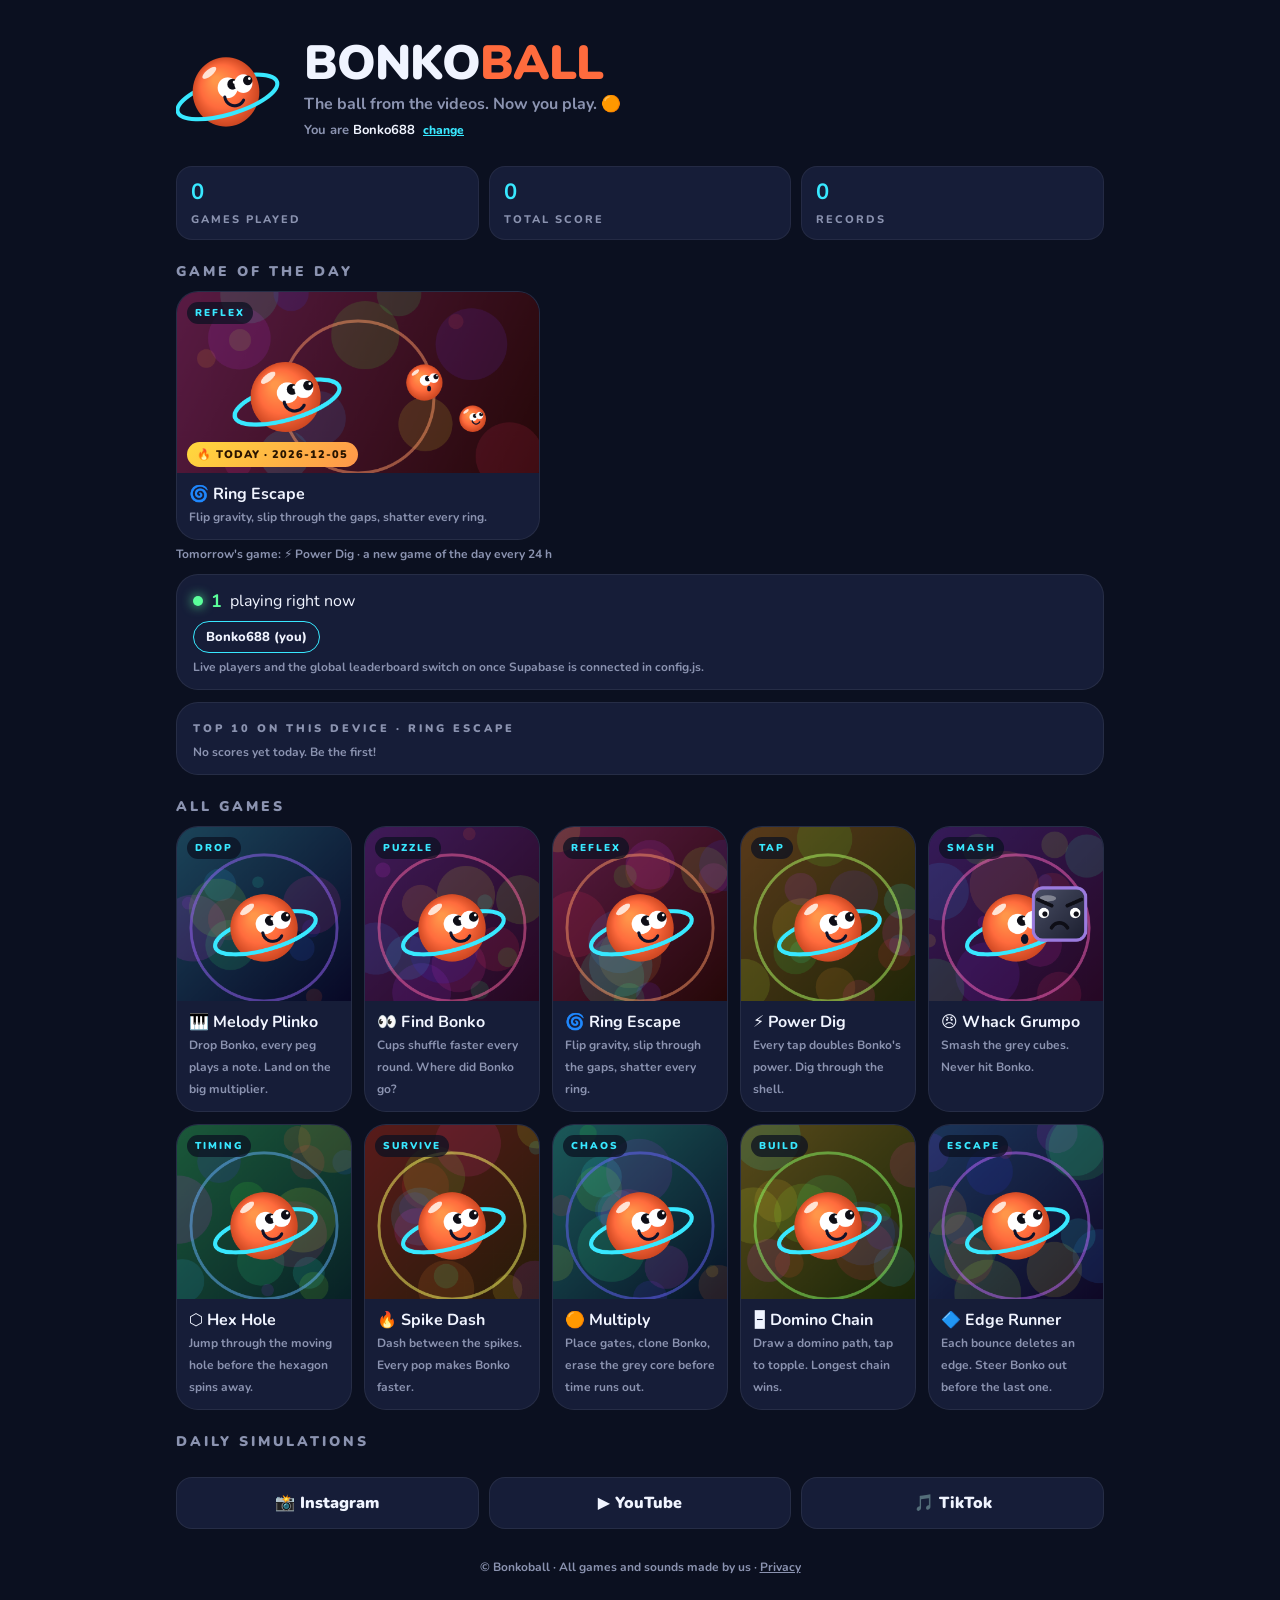
<file: index.html>
<!doctype html>
<html lang="en">
<head>
<meta charset="utf-8">
<meta name="viewport" content="width=device-width, initial-scale=1, viewport-fit=cover">
<title>Bonkoball — oddly satisfying mini games</title>
<meta name="description" content="Play Bonko's oddly satisfying physics mini games: Melody Plinko, Find Bonko, Ring Escape, Whack Grumpo and more. New game of the day, live players, daily leaderboard. Free, instant, no download.">
<meta name="theme-color" content="#0B1020">
<link rel="icon" href="assets/icon-192.png">
<link rel="apple-touch-icon" href="assets/icon-192.png">
<link rel="manifest" href="manifest.json">
<meta property="og:title" content="Bonkoball — play with Bonko">
<meta property="og:description" content="The orange ball from the videos, now playable. 10 free satisfying mini games, a new game of the day and a live leaderboard.">
<meta property="og:image" content="assets/og.jpg">
<meta property="og:type" content="website">
<meta name="twitter:card" content="summary_large_image">
<link rel="preconnect" href="https://fonts.googleapis.com">
<link href="https://fonts.googleapis.com/css2?family=Nunito:wght@700;800;900&display=swap" rel="stylesheet">
<link rel="stylesheet" href="css/style.css">
<script src="config.js"></script>
<script src="js/games.js"></script>
</head>
<body>
<main class="hub">
  <section class="hero">
    <canvas id="hero-mascot" width="220" height="220"></canvas>
    <div>
      <h1>BONKO<span>BALL</span></h1>
      <p>The ball from the videos. Now you play. 🟠</p>
      <p class="who">You are <b id="who-name">…</b> <button class="link" id="who-edit">change</button></p>
      <div class="name-row hidden" id="name-row"><input id="name-in" maxlength="16" placeholder="Your name" autocomplete="off"><button class="btn btn-ghost" id="name-ok">OK</button></div>
    </div>
  </section>

  <div class="stats">
    <div class="stat"><b id="st-plays">0</b><span>GAMES PLAYED</span></div>
    <div class="stat"><b id="st-total">0</b><span>TOTAL SCORE</span></div>
    <div class="stat"><b id="st-records">0</b><span>RECORDS</span></div>
  </div>

  <h2>GAME OF THE DAY</h2>
  <div class="grid" id="grid-daily"></div>

  <p class="offline-note" id="tomorrow"></p>

  <div class="panel" style="margin-top:12px">
    <div class="live"><span class="dot"></span><b id="live-count">0</b><span>playing right now</span></div>
    <div class="chips" id="live-list"></div>
    <div class="offline-note hidden" id="live-off">Live players and the global leaderboard switch on once Supabase is connected in config.js.</div>
  </div>

  <div class="panel" style="margin-top:12px">
    <div class="lb-title" id="lb-title">TODAY'S TOP 10</div>
    <div class="lb" id="hub-lb"></div>
  </div>

  <div class="ad-slot hub-ad" id="ad-top"></div>

  <h2>ALL GAMES</h2>
  <div class="grid" id="grid"></div>

  <div class="ad-slot hub-ad" id="ad-mid"></div>

  <h2>DAILY SIMULATIONS</h2>
  <div class="social">
    <a id="lnk-ig" href="#" target="_blank" rel="noopener">📸 Instagram</a>
    <a id="lnk-yt" href="#" target="_blank" rel="noopener">▶ YouTube</a>
    <a id="lnk-tt" href="#" target="_blank" rel="noopener">🎵 TikTok</a>
  </div>

  <footer>© Bonkoball · All games and sounds made by us · <a href="privacy.html">Privacy</a></footer>
</main>

<script src="js/online.js"></script>
<script src="js/bonko.js"></script>
<script src="js/ads.js"></script>
<script>
(function () {
  const C = window.BONKO_CONFIG, B = window.Bonko, O = window.BonkoOnline, games = window.BONKO_GAMES, S = B.store, fmt = B.fmt;
  const $ = (s) => document.querySelector(s);
  $("#lnk-ig").href = C.instagram; $("#lnk-yt").href = C.youtube; $("#lnk-tt").href = C.tiktok;

  // hero mascot
  const hc = $("#hero-mascot"), hx = hc.getContext("2d");
  let t = 0; (function loop() { requestAnimationFrame(loop); t += 1 / 60;
    hx.clearRect(0, 0, 220, 220); const y = 112 + Math.sin(t * 2.2) * 8, sq = 1 + Math.sin(t * 2.2) * 0.04;
    B.drawMascot(hx, 100, y, 68, { ring: true, squash: sq, look: [Math.sin(t * 0.7) * 0.6, -0.3] }); })();

  // name
  const showName = () => { $("#who-name").textContent = O.ensureName(); };
  showName();
  $("#who-edit").onclick = () => { $("#name-row").classList.remove("hidden"); $("#name-in").value = O.name; $("#name-in").focus(); };
  const commit = () => { if (O.setName($("#name-in").value)) { showName(); $("#name-row").classList.add("hidden"); } };
  $("#name-ok").onclick = commit; $("#name-in").addEventListener("keydown", (e) => { if (e.key === "Enter") commit(); });

  // stats
  $("#st-plays").textContent = fmt(S.get("plays", 0));
  $("#st-total").textContent = fmt(S.get("total", 0));
  $("#st-records").textContent = games.filter((g) => S.get("best." + g.id, 0) > 0).length;

  // cards
  function card(g, featured) {
    const a = document.createElement("a"); a.className = "card" + (featured ? " featured" : ""); a.href = "games/" + g.id + "/";
    const w = featured ? 600 : 300, h = 300, best = S.get("best." + g.id, 0);
    const cv = document.createElement("canvas"); cv.width = w; cv.height = h; a.appendChild(cv);
    const tag = document.createElement("span"); tag.className = "tag"; tag.textContent = g.tag; a.appendChild(tag);
    if (best) { const b = document.createElement("span"); b.className = "best"; b.textContent = "★ " + fmt(best); a.appendChild(b); }
    if (featured) { const d = document.createElement("span"); d.className = "daily"; d.textContent = "🔥 TODAY · " + O.dayKey(); a.appendChild(d); }
    const meta = document.createElement("div"); meta.className = "meta";
    const bb = document.createElement("b"); bb.textContent = g.emoji + " " + g.name; const sm = document.createElement("small"); sm.textContent = g.desc;
    meta.appendChild(bb); meta.appendChild(sm); a.appendChild(meta);
    const cx = cv.getContext("2d");
    const grad = cx.createLinearGradient(0, 0, w, h); grad.addColorStop(0, B.hsv(g.hue, 0.7, 0.35)); grad.addColorStop(1, B.hsv(g.hue + 40, 0.8, 0.15));
    cx.fillStyle = grad; cx.fillRect(0, 0, w, h);
    for (let k = 0; k < 14; k++) { cx.fillStyle = B.hsv(g.hue + k * 25, 0.8, 1, 0.12); cx.beginPath(); cx.arc(B.rand(w), B.rand(h), B.rand(10, 60), 0, 7); cx.fill(); }
    cx.strokeStyle = B.hsv(g.hue + 60, 0.6, 1, 0.5); cx.lineWidth = 5; cx.beginPath(); cx.arc(w / 2, h * 0.58, h * 0.42, 0, 7); cx.stroke();
    B.drawMascot(cx, w / 2 + (featured ? -120 : 0), h * 0.58, 58, { ring: true, mood: g.id === "grumpo" ? "wow" : "grin" });
    if (g.id === "grumpo") B.drawGrumpo(cx, w * 0.75, h * 0.5, 90);
    if (featured) { B.drawMascot(cx, w / 2 + 110, h * 0.5, 30, { mood: "wow" }); B.drawMascot(cx, w / 2 + 190, h * 0.7, 22); }
    return a;
  }
  const daily = O.gameOfTheDay();
  $("#grid-daily").appendChild(card(daily, true));
  const tmr = games[(O.dayIndex() + 1) % games.length]; $("#tomorrow").textContent = "Tomorrow's game: " + tmr.emoji + " " + tmr.name + " · a new game of the day every 24 h";
  games.forEach((g) => $("#grid").appendChild(card(g, false)));

  // leaderboard for the game of the day
  $("#lb-title").textContent = (O.enabled ? "TODAY'S TOP 10 · " : "TOP 10 ON THIS DEVICE · ") + daily.name.toUpperCase();
  O.top(daily.id, { today: true, limit: 10 }).then((top) => {
    const lb = $("#hub-lb");
    if (!top.length) { const e = document.createElement("div"); e.className = "offline-note"; e.textContent = "No scores yet today. Be the first!"; lb.appendChild(e); return; }
    top.forEach((r, i) => { const row = document.createElement("div"); row.className = "lb-row" + (r.cid === O.clientId ? " me" : "");
      const a = document.createElement("span"); a.textContent = (i + 1) + ". " + r.name; const b = document.createElement("b"); b.textContent = fmt(r.score); row.appendChild(a); row.appendChild(b); lb.appendChild(row); });
  });

  // live players
  if (O.enabled) {
    O.join("hub");
    O.onPlayers((list) => {
      $("#live-count").textContent = list.length; const box = $("#live-list"); box.innerHTML = "";
      list.slice(0, 30).forEach((p) => { const c = document.createElement("span"); c.className = "chip" + (p.me ? " me" : "");
        const gm = games.find((x) => x.id === p.game); c.textContent = p.name + " "; const s = document.createElement("small"); s.textContent = gm ? "· " + gm.emoji + " " + gm.name : "· lobby"; c.appendChild(s); box.appendChild(c); });
    });
  } else { $("#live-count").textContent = "1"; $("#live-off").classList.remove("hidden"); const c = document.createElement("span"); c.className = "chip me"; c.textContent = O.name + " (you)"; $("#live-list").appendChild(c); }

  if (window.BonkoAds) { BonkoAds.banner($("#ad-top")); BonkoAds.banner($("#ad-mid")); }
})();
</script>
</body>
</html>
</file>
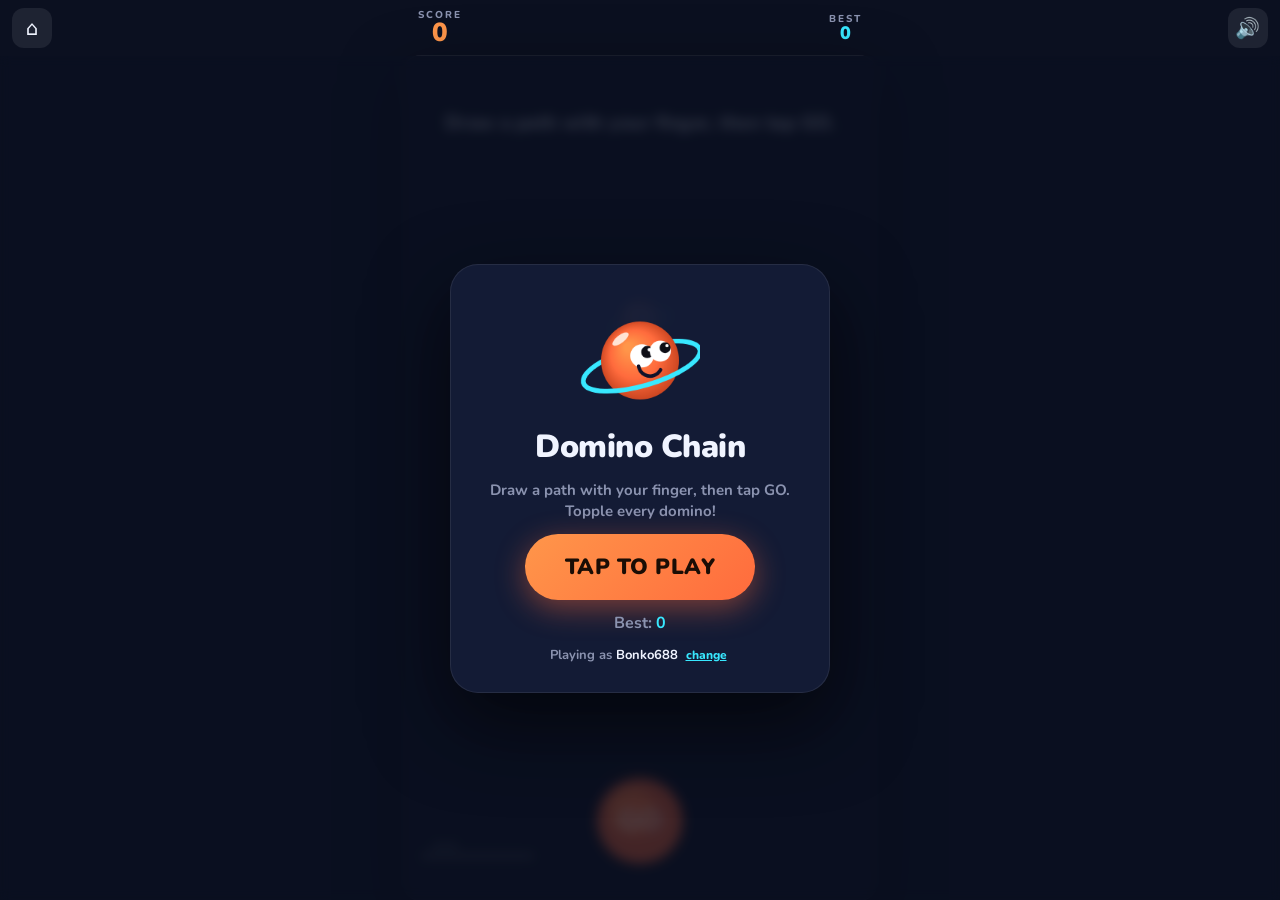
<file: games/domino/index.html>
<!doctype html>
<html lang="en">
<head>
<meta charset="utf-8">
<meta name="viewport" content="width=device-width, initial-scale=1, viewport-fit=cover, user-scalable=no">
<title>Domino Chain — Bonkoball</title>
<meta name="description" content="Draw a domino path, tap to topple. Longest chain wins. Play free with Bonko.">
<meta name="theme-color" content="#0B1020">
<link rel="icon" href="../../assets/icon-192.png">
<meta property="og:title" content="Domino Chain — Bonkoball">
<meta property="og:description" content="Draw a domino path, tap to topple. Longest chain wins.">
<meta property="og:image" content="../../assets/og.jpg">
<link href="https://fonts.googleapis.com/css2?family=Nunito:wght@700;800;900&display=swap" rel="stylesheet">
<link rel="stylesheet" href="../../css/style.css">
<script src="../../config.js"></script>
<script src="../../js/games.js"></script>
</head>
<body class="game-page">
<div id="app"></div>
<script src="../../js/online.js"></script>
<script src="../../js/bonko.js"></script>
<script src="../../js/ads.js"></script>
<script src="game.js"></script>
</body>
</html>
</file>
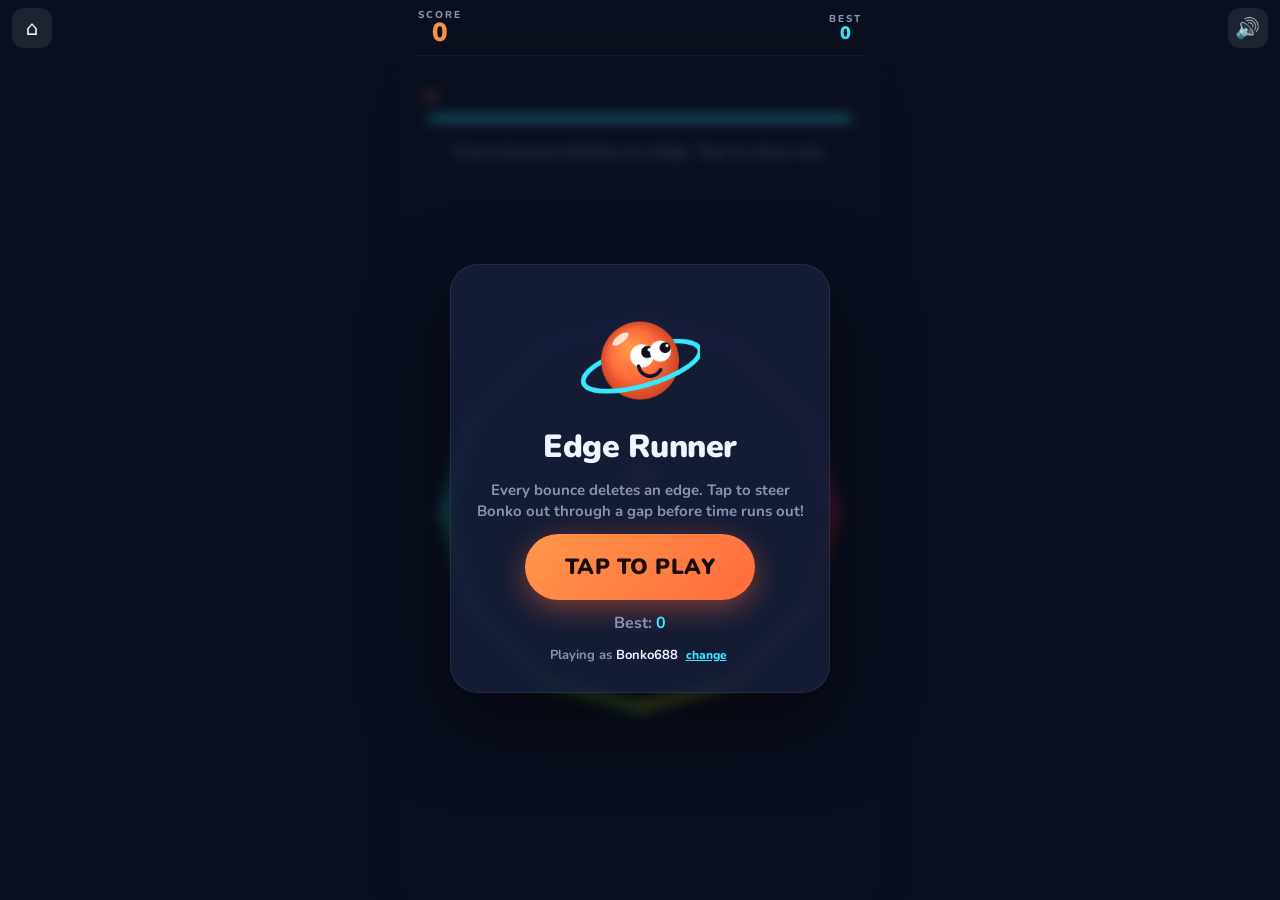
<file: games/edges/index.html>
<!doctype html>
<html lang="en">
<head>
<meta charset="utf-8">
<meta name="viewport" content="width=device-width, initial-scale=1, viewport-fit=cover, user-scalable=no">
<title>Edge Runner — Bonkoball</title>
<meta name="description" content="Each bounce deletes an edge. Steer Bonko out before the last one. Play free with Bonko.">
<meta name="theme-color" content="#0B1020">
<link rel="icon" href="../../assets/icon-192.png">
<meta property="og:title" content="Edge Runner — Bonkoball">
<meta property="og:description" content="Each bounce deletes an edge. Steer Bonko out before the last one.">
<meta property="og:image" content="../../assets/og.jpg">
<link href="https://fonts.googleapis.com/css2?family=Nunito:wght@700;800;900&display=swap" rel="stylesheet">
<link rel="stylesheet" href="../../css/style.css">
<script src="../../config.js"></script>
<script src="../../js/games.js"></script>
</head>
<body class="game-page">
<div id="app"></div>
<script src="../../js/online.js"></script>
<script src="../../js/bonko.js"></script>
<script src="../../js/ads.js"></script>
<script src="game.js"></script>
</body>
</html>
</file>
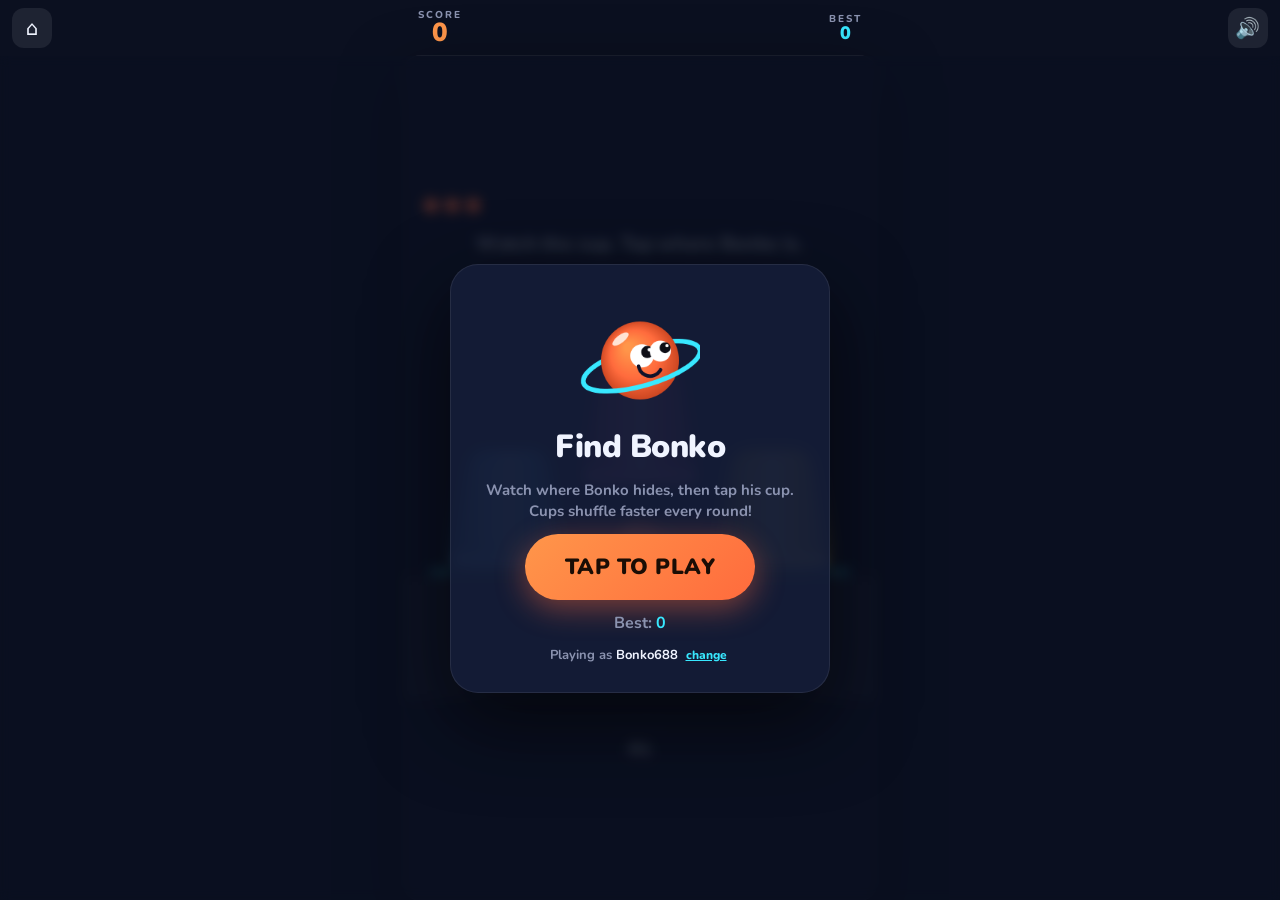
<file: games/find/index.html>
<!doctype html>
<html lang="en">
<head>
<meta charset="utf-8">
<meta name="viewport" content="width=device-width, initial-scale=1, viewport-fit=cover, user-scalable=no">
<title>Find Bonko — Bonkoball</title>
<meta name="description" content="Cups shuffle faster every round. Where did Bonko go? Play free with Bonko.">
<meta name="theme-color" content="#0B1020">
<link rel="icon" href="../../assets/icon-192.png">
<meta property="og:title" content="Find Bonko — Bonkoball">
<meta property="og:description" content="Cups shuffle faster every round. Where did Bonko go?">
<meta property="og:image" content="../../assets/og.jpg">
<link href="https://fonts.googleapis.com/css2?family=Nunito:wght@700;800;900&display=swap" rel="stylesheet">
<link rel="stylesheet" href="../../css/style.css">
<script src="../../config.js"></script>
<script src="../../js/games.js"></script>
</head>
<body class="game-page">
<div id="app"></div>
<script src="../../js/online.js"></script>
<script src="../../js/bonko.js"></script>
<script src="../../js/ads.js"></script>
<script src="game.js"></script>
</body>
</html>
</file>
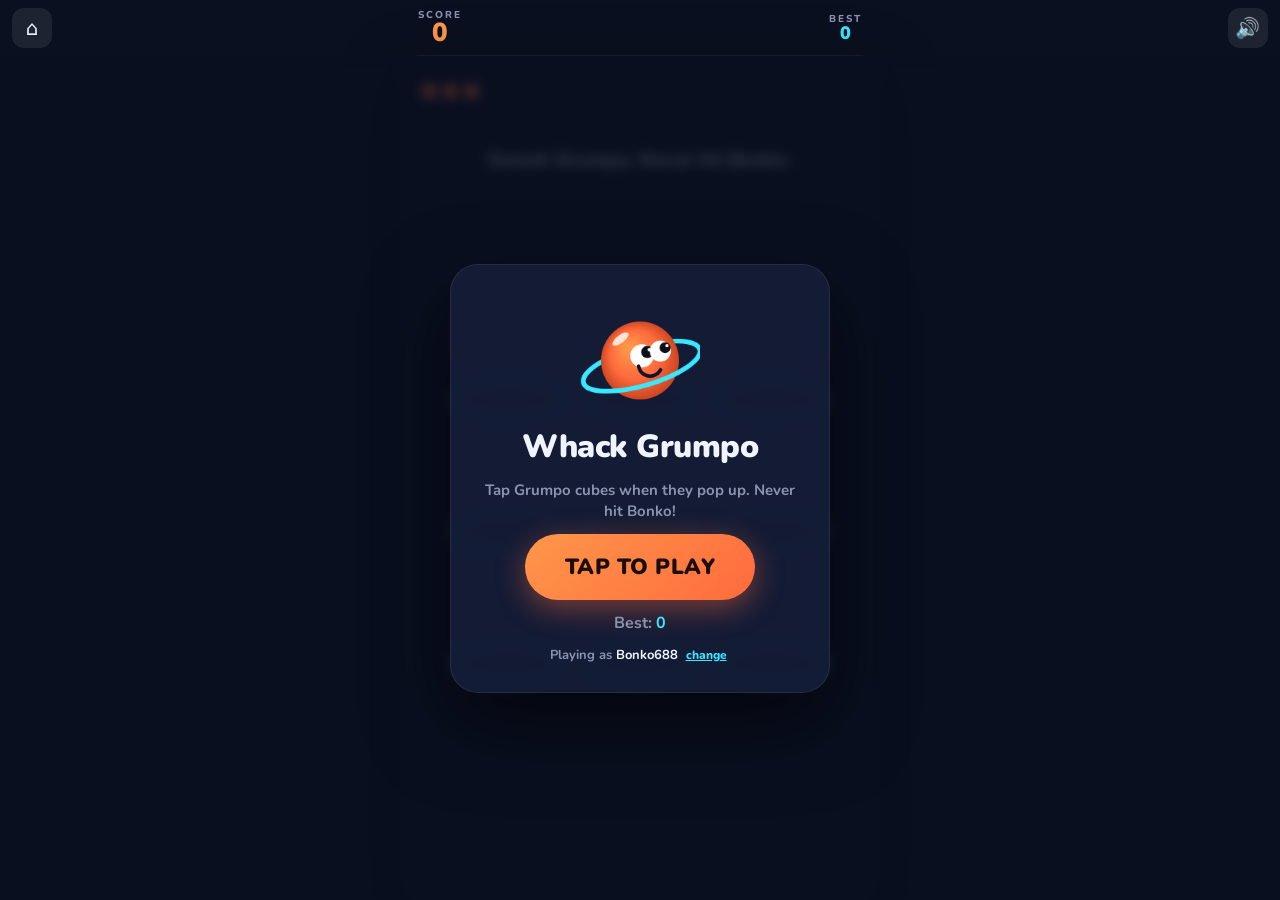
<file: games/grumpo/index.html>
<!doctype html>
<html lang="en">
<head>
<meta charset="utf-8">
<meta name="viewport" content="width=device-width, initial-scale=1, viewport-fit=cover, user-scalable=no">
<title>Whack Grumpo — Bonkoball</title>
<meta name="description" content="Smash the grey cubes. Never hit Bonko. Play free with Bonko.">
<meta name="theme-color" content="#0B1020">
<link rel="icon" href="../../assets/icon-192.png">
<meta property="og:title" content="Whack Grumpo — Bonkoball">
<meta property="og:description" content="Smash the grey cubes. Never hit Bonko.">
<meta property="og:image" content="../../assets/og.jpg">
<link href="https://fonts.googleapis.com/css2?family=Nunito:wght@700;800;900&display=swap" rel="stylesheet">
<link rel="stylesheet" href="../../css/style.css">
<script src="../../config.js"></script>
<script src="../../js/games.js"></script>
</head>
<body class="game-page">
<div id="app"></div>
<script src="../../js/online.js"></script>
<script src="../../js/bonko.js"></script>
<script src="../../js/ads.js"></script>
<script src="game.js"></script>
</body>
</html>
</file>
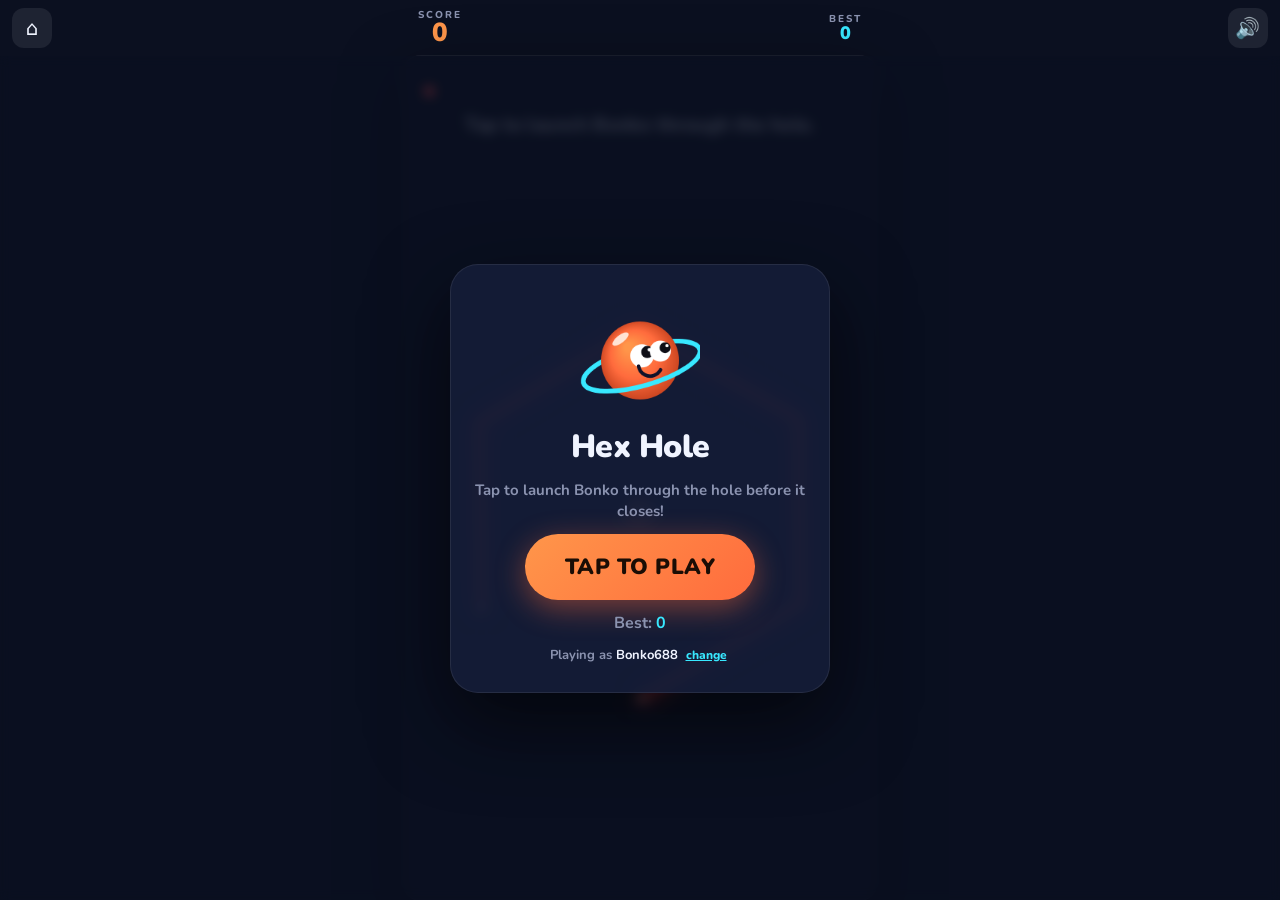
<file: games/hex/index.html>
<!doctype html>
<html lang="en">
<head>
<meta charset="utf-8">
<meta name="viewport" content="width=device-width, initial-scale=1, viewport-fit=cover, user-scalable=no">
<title>Hex Hole — Bonkoball</title>
<meta name="description" content="Jump through the moving hole before the hexagon spins away. Play free with Bonko.">
<meta name="theme-color" content="#0B1020">
<link rel="icon" href="../../assets/icon-192.png">
<meta property="og:title" content="Hex Hole — Bonkoball">
<meta property="og:description" content="Jump through the moving hole before the hexagon spins away.">
<meta property="og:image" content="../../assets/og.jpg">
<link href="https://fonts.googleapis.com/css2?family=Nunito:wght@700;800;900&display=swap" rel="stylesheet">
<link rel="stylesheet" href="../../css/style.css">
<script src="../../config.js"></script>
<script src="../../js/games.js"></script>
</head>
<body class="game-page">
<div id="app"></div>
<script src="../../js/online.js"></script>
<script src="../../js/bonko.js"></script>
<script src="../../js/ads.js"></script>
<script src="game.js"></script>
</body>
</html>
</file>
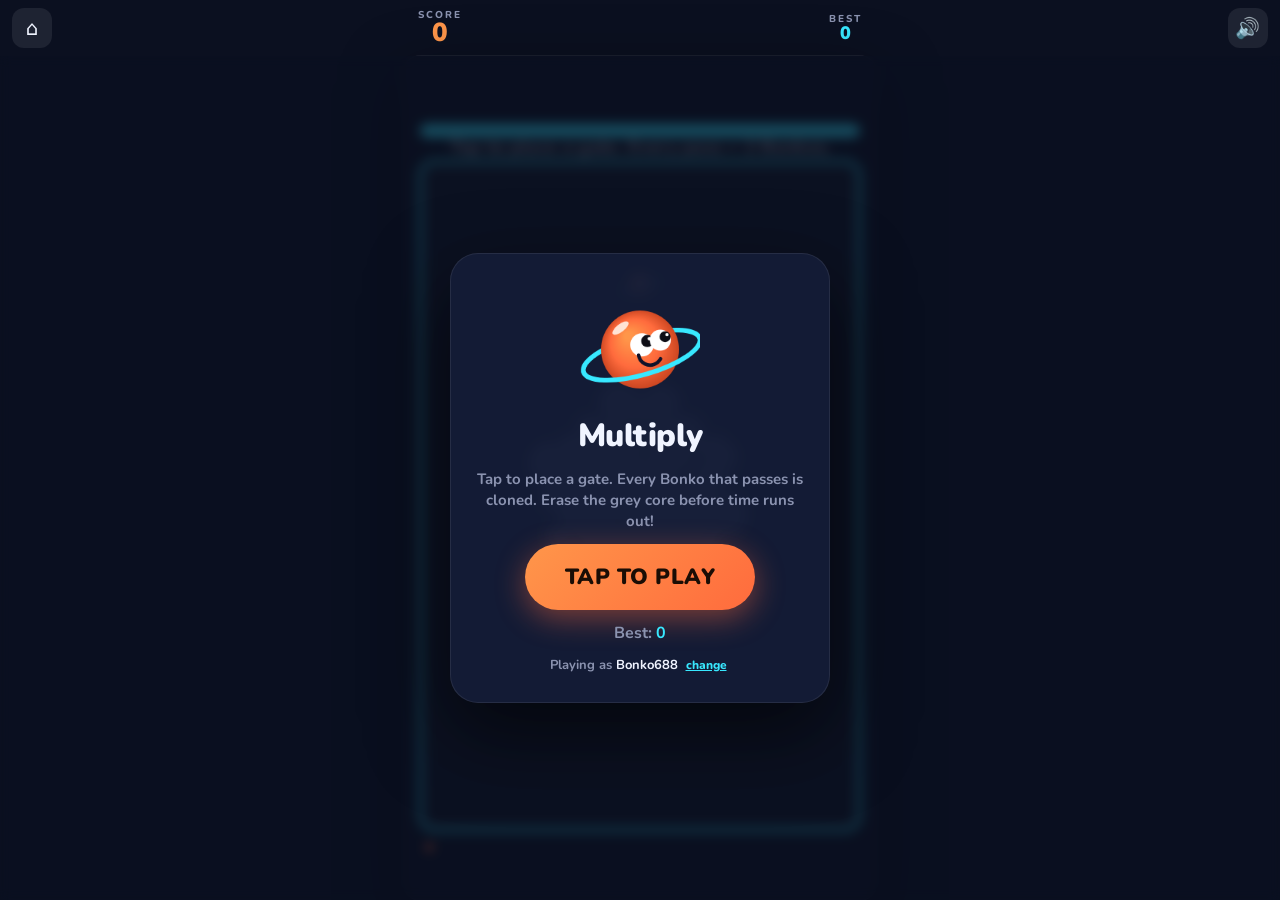
<file: games/multiply/index.html>
<!doctype html>
<html lang="en">
<head>
<meta charset="utf-8">
<meta name="viewport" content="width=device-width, initial-scale=1, viewport-fit=cover, user-scalable=no">
<title>Multiply — Bonkoball</title>
<meta name="description" content="Place gates, clone Bonko, erase the grey core before time runs out. Play free with Bonko.">
<meta name="theme-color" content="#0B1020">
<link rel="icon" href="../../assets/icon-192.png">
<meta property="og:title" content="Multiply — Bonkoball">
<meta property="og:description" content="Place gates, clone Bonko, erase the grey core before time runs out.">
<meta property="og:image" content="../../assets/og.jpg">
<link href="https://fonts.googleapis.com/css2?family=Nunito:wght@700;800;900&display=swap" rel="stylesheet">
<link rel="stylesheet" href="../../css/style.css">
<script src="../../config.js"></script>
<script src="../../js/games.js"></script>
</head>
<body class="game-page">
<div id="app"></div>
<script src="../../js/online.js"></script>
<script src="../../js/bonko.js"></script>
<script src="../../js/ads.js"></script>
<script src="game.js"></script>
</body>
</html>
</file>
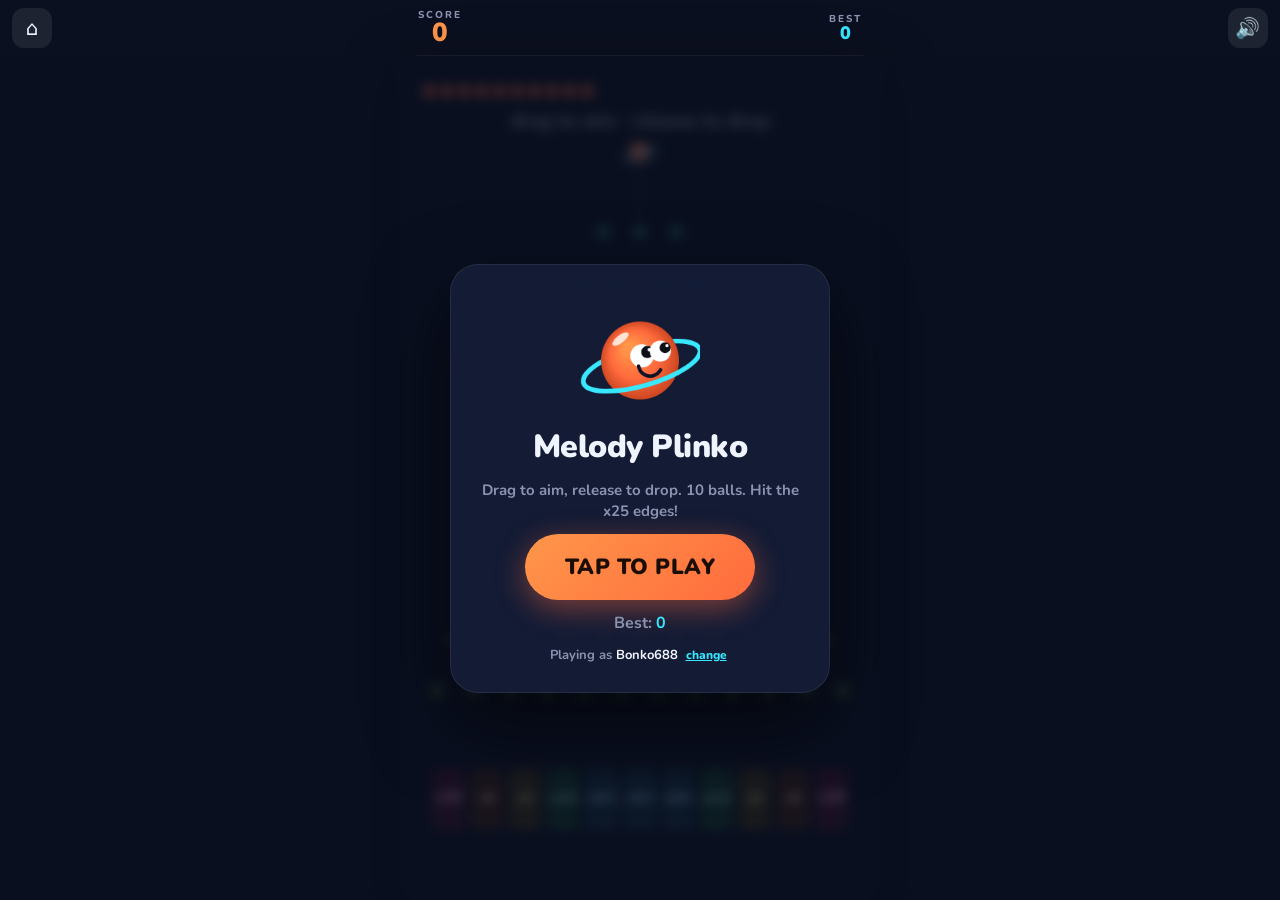
<file: games/plinko/index.html>
<!doctype html>
<html lang="en">
<head>
<meta charset="utf-8">
<meta name="viewport" content="width=device-width, initial-scale=1, viewport-fit=cover, user-scalable=no">
<title>Melody Plinko — Bonkoball</title>
<meta name="description" content="Drop Bonko, every peg plays a note. Land on the big multiplier. Play free with Bonko.">
<meta name="theme-color" content="#0B1020">
<link rel="icon" href="../../assets/icon-192.png">
<meta property="og:title" content="Melody Plinko — Bonkoball">
<meta property="og:description" content="Drop Bonko, every peg plays a note. Land on the big multiplier.">
<meta property="og:image" content="../../assets/og.jpg">
<link href="https://fonts.googleapis.com/css2?family=Nunito:wght@700;800;900&display=swap" rel="stylesheet">
<link rel="stylesheet" href="../../css/style.css">
<script src="../../config.js"></script>
<script src="../../js/games.js"></script>
</head>
<body class="game-page">
<div id="app"></div>
<script src="../../js/online.js"></script>
<script src="../../js/bonko.js"></script>
<script src="../../js/ads.js"></script>
<script src="game.js"></script>
</body>
</html>
</file>
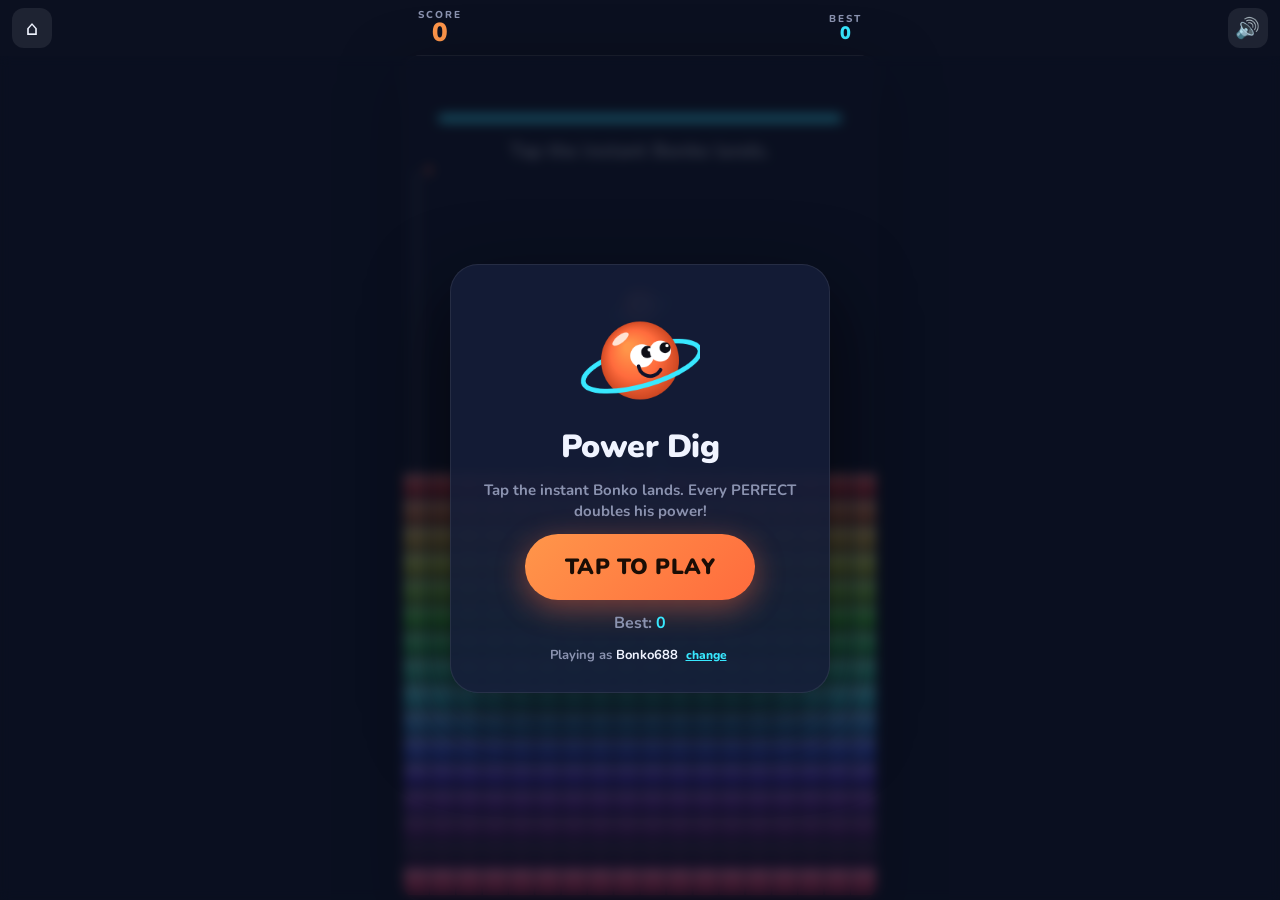
<file: games/power/index.html>
<!doctype html>
<html lang="en">
<head>
<meta charset="utf-8">
<meta name="viewport" content="width=device-width, initial-scale=1, viewport-fit=cover, user-scalable=no">
<title>Power Dig — Bonkoball</title>
<meta name="description" content="Every tap doubles Bonko's power. Dig through the shell. Play free with Bonko.">
<meta name="theme-color" content="#0B1020">
<link rel="icon" href="../../assets/icon-192.png">
<meta property="og:title" content="Power Dig — Bonkoball">
<meta property="og:description" content="Every tap doubles Bonko's power. Dig through the shell.">
<meta property="og:image" content="../../assets/og.jpg">
<link href="https://fonts.googleapis.com/css2?family=Nunito:wght@700;800;900&display=swap" rel="stylesheet">
<link rel="stylesheet" href="../../css/style.css">
<script src="../../config.js"></script>
<script src="../../js/games.js"></script>
</head>
<body class="game-page">
<div id="app"></div>
<script src="../../js/online.js"></script>
<script src="../../js/bonko.js"></script>
<script src="../../js/ads.js"></script>
<script src="game.js"></script>
</body>
</html>
</file>
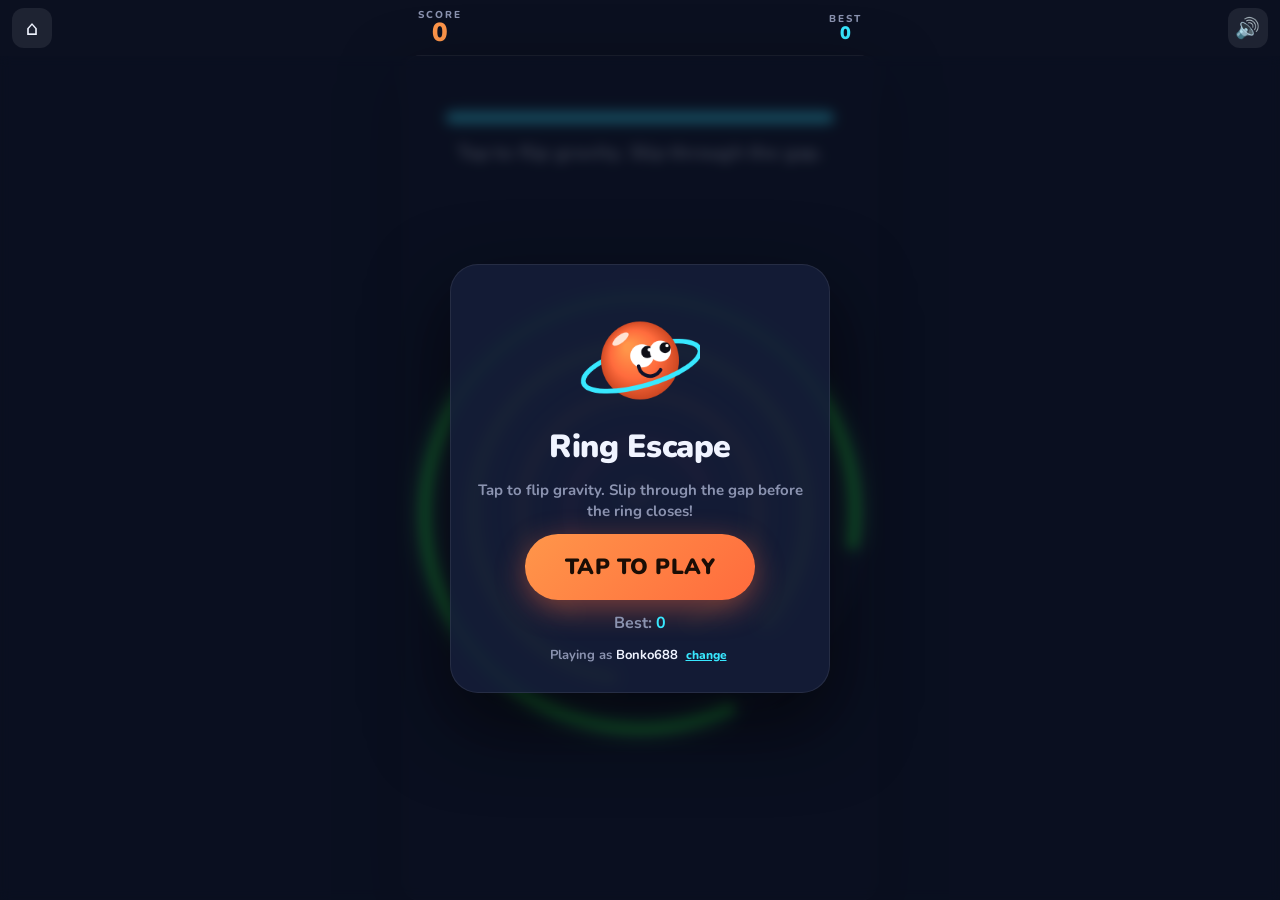
<file: games/rings/index.html>
<!doctype html>
<html lang="en">
<head>
<meta charset="utf-8">
<meta name="viewport" content="width=device-width, initial-scale=1, viewport-fit=cover, user-scalable=no">
<title>Ring Escape — Bonkoball</title>
<meta name="description" content="Flip gravity, slip through the gaps, shatter every ring. Play free with Bonko.">
<meta name="theme-color" content="#0B1020">
<link rel="icon" href="../../assets/icon-192.png">
<meta property="og:title" content="Ring Escape — Bonkoball">
<meta property="og:description" content="Flip gravity, slip through the gaps, shatter every ring.">
<meta property="og:image" content="../../assets/og.jpg">
<link href="https://fonts.googleapis.com/css2?family=Nunito:wght@700;800;900&display=swap" rel="stylesheet">
<link rel="stylesheet" href="../../css/style.css">
<script src="../../config.js"></script>
<script src="../../js/games.js"></script>
</head>
<body class="game-page">
<div id="app"></div>
<script src="../../js/online.js"></script>
<script src="../../js/bonko.js"></script>
<script src="../../js/ads.js"></script>
<script src="game.js"></script>
</body>
</html>
</file>
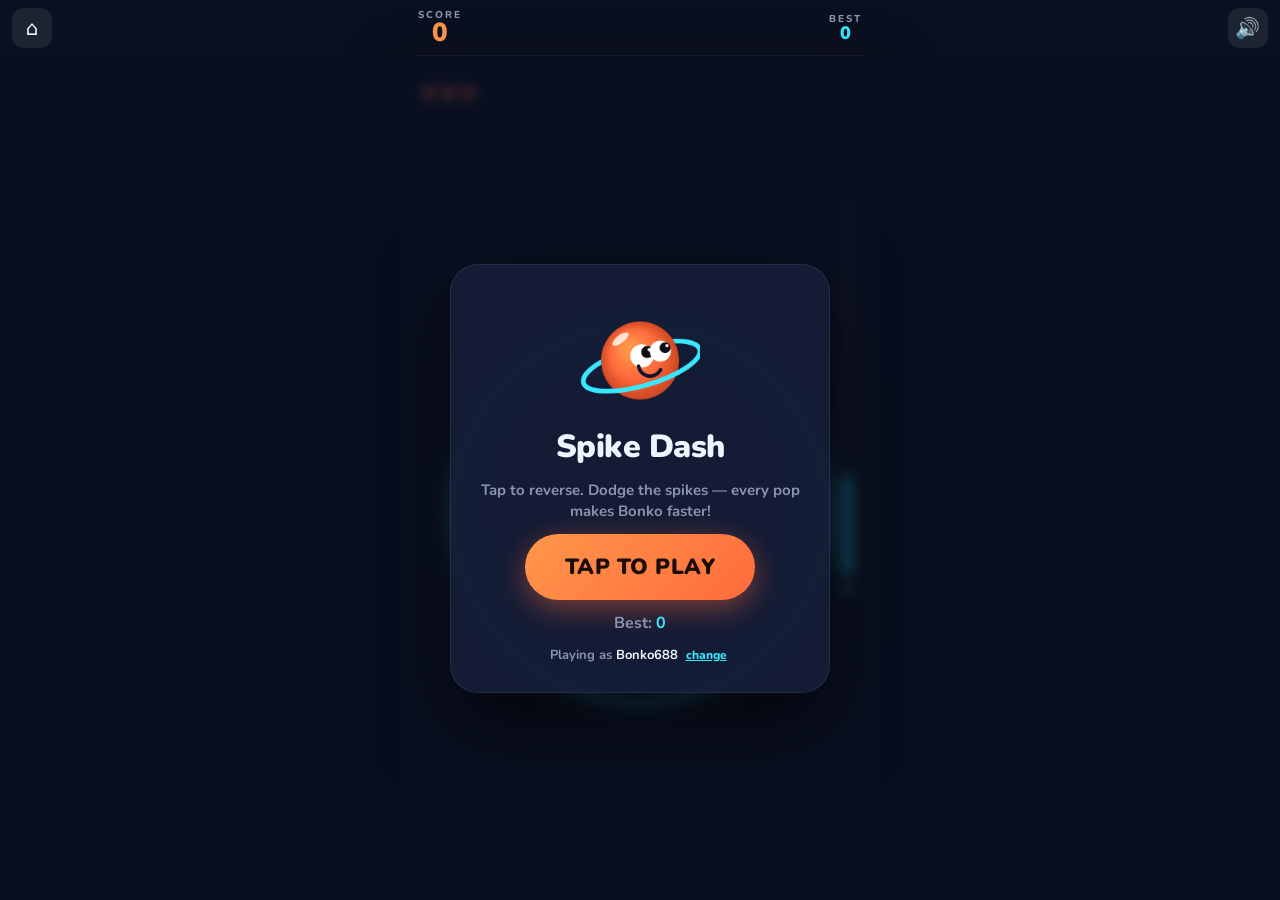
<file: games/speed/index.html>
<!doctype html>
<html lang="en">
<head>
<meta charset="utf-8">
<meta name="viewport" content="width=device-width, initial-scale=1, viewport-fit=cover, user-scalable=no">
<title>Spike Dash — Bonkoball</title>
<meta name="description" content="Dash between the spikes. Every pop makes Bonko faster. Play free with Bonko.">
<meta name="theme-color" content="#0B1020">
<link rel="icon" href="../../assets/icon-192.png">
<meta property="og:title" content="Spike Dash — Bonkoball">
<meta property="og:description" content="Dash between the spikes. Every pop makes Bonko faster.">
<meta property="og:image" content="../../assets/og.jpg">
<link href="https://fonts.googleapis.com/css2?family=Nunito:wght@700;800;900&display=swap" rel="stylesheet">
<link rel="stylesheet" href="../../css/style.css">
<script src="../../config.js"></script>
<script src="../../js/games.js"></script>
</head>
<body class="game-page">
<div id="app"></div>
<script src="../../js/online.js"></script>
<script src="../../js/bonko.js"></script>
<script src="../../js/ads.js"></script>
<script src="game.js"></script>
</body>
</html>
</file>
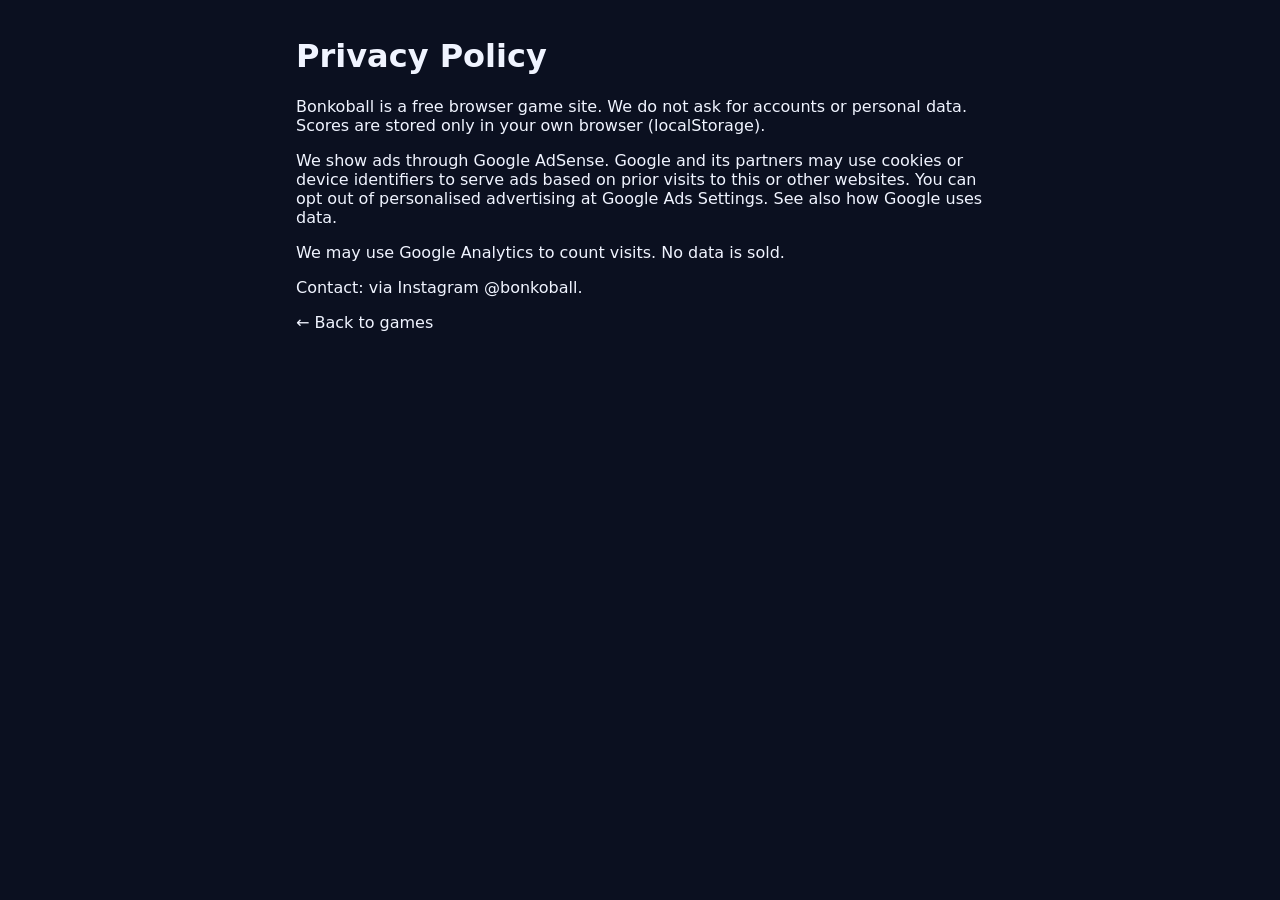
<file: privacy.html>
<!doctype html><html lang="en"><head><meta charset="utf-8"><meta name="viewport" content="width=device-width,initial-scale=1"><title>Privacy — Bonkoball</title><link rel="stylesheet" href="css/style.css"></head>
<body><main class="hub" style="max-width:720px"><h1>Privacy Policy</h1>
<p>Bonkoball is a free browser game site. We do not ask for accounts or personal data. Scores are stored only in your own browser (localStorage).</p>
<p>We show ads through Google AdSense. Google and its partners may use cookies or device identifiers to serve ads based on prior visits to this or other websites. You can opt out of personalised advertising at <a href="https://www.google.com/settings/ads">Google Ads Settings</a>. See also <a href="https://policies.google.com/technologies/partner-sites">how Google uses data</a>.</p>
<p>We may use Google Analytics to count visits. No data is sold.</p>
<p>Contact: via Instagram <a href="https://instagram.com/bonkoball">@bonkoball</a>.</p>
<p><a href="./">← Back to games</a></p></main></body></html>
</file>
<file: css/style.css>
/* Bonkoball — shared styles (hub + game shell) */
:root {
  --bg: #0B1020; --bg2: #141B33; --card: #161D38; --orange: #FF6B3D; --orange2: #FF964A;
  --cyan: #38E8FF; --white: #F0F4FF; --muted: #8B93B0; --purple: #9B7BDF; --green: #5BFF9B;
  --radius: 22px; --font: "Nunito", system-ui, -apple-system, "Segoe UI", sans-serif;
}
* { box-sizing: border-box; -webkit-tap-highlight-color: transparent; }
html, body { margin: 0; padding: 0; background: var(--bg); color: var(--white); font-family: var(--font); }
body { min-height: 100vh; min-height: 100dvh; overscroll-behavior: none; }
a { color: inherit; text-decoration: none; }
button { font-family: var(--font); cursor: pointer; border: 0; }
img { display: block; max-width: 100%; }
.hidden { display: none !important; }

/* ---------- buttons ---------- */
.btn { display: inline-flex; align-items: center; justify-content: center; gap: 6px; padding: 16px 28px; border-radius: 999px; font-weight: 900; font-size: 18px; letter-spacing: .5px; color: var(--white); background: var(--bg2); transition: transform .08s, filter .15s; user-select: none; }
.btn:active { transform: scale(.95); }
.btn-primary { background: linear-gradient(135deg, var(--orange2), var(--orange)); color: #1a0d05; box-shadow: 0 8px 30px rgba(255,107,61,.45); font-size: 22px; padding: 18px 40px; }
.btn-primary:hover { filter: brightness(1.08); }
.btn-reward { background: linear-gradient(135deg, #5BFF9B, #38E8FF); color: #04121a; box-shadow: 0 8px 30px rgba(56,232,255,.35); }
.btn-reward small { font-size: 12px; font-weight: 700; opacity: .8; }
.btn-ghost { background: rgba(255,255,255,.08); font-size: 15px; padding: 12px 18px; }

/* ---------- game shell ---------- */
.game-page { display: flex; flex-direction: column; height: 100vh; height: 100dvh; }
.game-page #app { display: flex; flex-direction: column; flex: 1; min-height: 0; }
.hud { display: flex; align-items: center; justify-content: space-between; gap: 10px; padding: 8px 12px; height: 56px; }
.hud-btn { width: 40px; height: 40px; border-radius: 12px; background: rgba(255,255,255,.08); color: var(--white); font-size: 20px; display: flex; align-items: center; justify-content: center; }
.hud-score, .hud-best { display: flex; flex-direction: column; align-items: center; line-height: 1; }
.hud-label { font-size: 10px; font-weight: 800; letter-spacing: 2px; color: var(--muted); }
#hud-score { font-size: 26px; font-weight: 900; color: var(--orange2); }
#hud-best { font-size: 18px; font-weight: 900; color: var(--cyan); }
.stage { position: relative; flex: 1; min-height: 0; display: flex; align-items: center; justify-content: center; }
.stage canvas#game { display: block; border-radius: 18px; touch-action: none; background: var(--bg); box-shadow: 0 0 0 1px rgba(255,255,255,.06), 0 20px 60px rgba(0,0,0,.5); }
.overlay { position: absolute; inset: 0; display: flex; align-items: center; justify-content: center; background: rgba(11,16,32,.72); backdrop-filter: blur(6px); -webkit-backdrop-filter: blur(6px); z-index: 5; }
.ov-card { display: flex; flex-direction: column; align-items: center; gap: 12px; text-align: center; padding: 28px 24px; width: min(92vw, 380px); background: rgba(22,29,56,.9); border-radius: 28px; box-shadow: 0 30px 80px rgba(0,0,0,.6); border: 1px solid rgba(255,255,255,.08); animation: pop .25s cubic-bezier(.2,1.4,.4,1); }
@keyframes pop { from { transform: scale(.8); opacity: 0; } to { transform: scale(1); opacity: 1; } }
.ov-card h1 { margin: 0; font-size: 32px; font-weight: 900; letter-spacing: -.5px; }
.ov-card .howto { margin: 0; color: var(--muted); font-weight: 700; font-size: 15px; line-height: 1.4; }
.ov-mascot { width: 120px; height: 120px; animation: bob 1.6s ease-in-out infinite; }
@keyframes bob { 0%,100% { transform: translateY(0); } 50% { transform: translateY(-10px); } }
.ov-label { margin: 0; font-size: 12px; letter-spacing: 3px; font-weight: 800; color: var(--muted); }
.ov-score { font-size: 72px; font-weight: 900; line-height: 1; color: var(--orange2); text-shadow: 0 0 30px rgba(255,150,74,.5); }
.ov-best { margin: 0; color: var(--muted); font-weight: 700; }
.ov-best b { color: var(--cyan); }
.record { background: linear-gradient(135deg, #FFD93D, #FF964A); color: #2a1500; font-weight: 900; padding: 8px 18px; border-radius: 999px; font-size: 15px; animation: pulse 1s infinite; }
@keyframes pulse { 0%,100% { transform: scale(1); } 50% { transform: scale(1.06); } }
.row { display: flex; gap: 10px; }
.follow { font-size: 13px; color: var(--muted); font-weight: 700; margin-top: 4px; }
.follow:hover { color: var(--orange2); }
.ad-slot { width: 100%; max-width: 728px; margin: 0 auto; min-height: 0; }
.ad-slot:not(.ad-empty) { min-height: 60px; padding: 4px 0; }
body.ad-playing .stage { visibility: hidden; }

/* ---------- hub ---------- */
.hub { max-width: 960px; margin: 0 auto; padding: 16px 16px 60px; }
.hero { display: flex; align-items: center; gap: 18px; padding: 18px 0 8px; }
.hero canvas { width: 110px; height: 110px; flex: none; }
.hero h1 { margin: 0; font-size: clamp(30px, 8vw, 48px); font-weight: 900; letter-spacing: -1px; line-height: 1; }
.hero h1 span { color: var(--orange); }
.hero p { margin: 6px 0 0; color: var(--muted); font-weight: 700; }
.stats { display: flex; gap: 10px; margin: 14px 0; flex-wrap: wrap; }
.stat { flex: 1; min-width: 120px; background: var(--card); border-radius: 16px; padding: 10px 14px; border: 1px solid rgba(255,255,255,.06); }
.stat b { display: block; font-size: 22px; color: var(--cyan); }
.stat span { font-size: 11px; letter-spacing: 2px; color: var(--muted); font-weight: 800; }
.grid { display: grid; grid-template-columns: repeat(auto-fill, minmax(150px, 1fr)); gap: 12px; margin-top: 10px; }
.card { position: relative; display: block; border-radius: var(--radius); overflow: hidden; background: var(--card); border: 1px solid rgba(255,255,255,.07); transition: transform .12s, box-shadow .2s; }
.card:hover, .card:active { transform: translateY(-3px) scale(1.02); box-shadow: 0 16px 40px rgba(0,0,0,.5); }
.card canvas { width: 100%; aspect-ratio: 1; display: block; }
.card .meta { padding: 10px 12px 12px; }
.card .meta b { display: block; font-size: 16px; }
.card .meta small { color: var(--muted); font-weight: 700; font-size: 12px; }
.card .tag { position: absolute; top: 10px; left: 10px; font-size: 10px; font-weight: 900; letter-spacing: 2px; padding: 4px 8px; border-radius: 999px; background: rgba(11,16,32,.75); color: var(--cyan); }
.card .best { position: absolute; top: 10px; right: 10px; font-size: 12px; font-weight: 900; padding: 4px 8px; border-radius: 999px; background: rgba(11,16,32,.75); color: var(--orange2); }
.card.featured { grid-column: span 2; }
.card.featured canvas { aspect-ratio: 2 / 1; }
.social { display: flex; gap: 10px; flex-wrap: wrap; margin: 26px 0 10px; }
.social a { flex: 1; min-width: 140px; text-align: center; padding: 14px; border-radius: 16px; background: var(--card); font-weight: 900; border: 1px solid rgba(255,255,255,.07); }
.social a:hover { background: var(--bg2); }
footer { color: var(--muted); font-size: 12px; text-align: center; margin-top: 30px; font-weight: 700; }
footer a { color: var(--muted); text-decoration: underline; }
h2 { font-size: 14px; letter-spacing: 3px; color: var(--muted); font-weight: 900; margin: 22px 0 8px; }
.ad-slot.hub-ad:not(.ad-empty) { background: var(--card); border-radius: 16px; min-height: 100px; margin: 14px auto; }
@media (max-width: 420px) { .card.featured { grid-column: span 2; } .grid { grid-template-columns: repeat(2, 1fr); } }

/* ---------- online: name, leaderboard, presence ---------- */
.who { margin: 0; font-size: 13px; color: var(--muted); font-weight: 700; }
.who b { color: var(--white); }
.link { background: none; color: var(--cyan); font-weight: 800; font-size: 12px; padding: 0 4px; text-decoration: underline; }
.name-row { display: flex; gap: 8px; width: 100%; }
.name-row input { flex: 1; min-width: 0; padding: 12px 14px; border-radius: 999px; border: 1px solid rgba(255,255,255,.15); background: var(--bg); color: var(--white); font-family: var(--font); font-weight: 800; font-size: 16px; outline: none; }
.name-row input:focus { border-color: var(--cyan); }
.lb { width: 100%; display: flex; flex-direction: column; gap: 3px; max-height: 190px; overflow: auto; }
.lb-title { font-size: 11px; letter-spacing: 3px; color: var(--muted); font-weight: 900; margin: 4px 0 2px; }
.lb-row { display: flex; justify-content: space-between; padding: 5px 10px; border-radius: 10px; background: rgba(255,255,255,.05); font-weight: 800; font-size: 14px; }
.lb-row b { color: var(--orange2); }
.lb-row.me { background: rgba(56,232,255,.15); outline: 1px solid rgba(56,232,255,.4); }
.lb-row span { white-space: nowrap; overflow: hidden; text-overflow: ellipsis; }
.live { display: flex; align-items: center; gap: 8px; flex-wrap: wrap; }
.live .dot { width: 10px; height: 10px; border-radius: 50%; background: var(--green); box-shadow: 0 0 12px var(--green); animation: pulse 1.4s infinite; }
.live b { font-size: 18px; color: var(--green); }
.chips { display: flex; gap: 6px; flex-wrap: wrap; margin-top: 8px; }
.chip { background: var(--card); border: 1px solid rgba(255,255,255,.08); border-radius: 999px; padding: 6px 12px; font-size: 13px; font-weight: 800; }
.chip small { color: var(--muted); font-weight: 700; }
.chip.me { border-color: var(--cyan); }
.card .daily { position: absolute; bottom: 72px; left: 10px; background: linear-gradient(135deg, #FFD93D, #FF964A); color: #2a1500; font-size: 11px; font-weight: 900; letter-spacing: 1px; padding: 5px 10px; border-radius: 999px; }
.panel { background: var(--card); border: 1px solid rgba(255,255,255,.07); border-radius: var(--radius); padding: 14px 16px; }
.offline-note { font-size: 12px; color: var(--muted); font-weight: 700; margin-top: 6px; }
</file>
